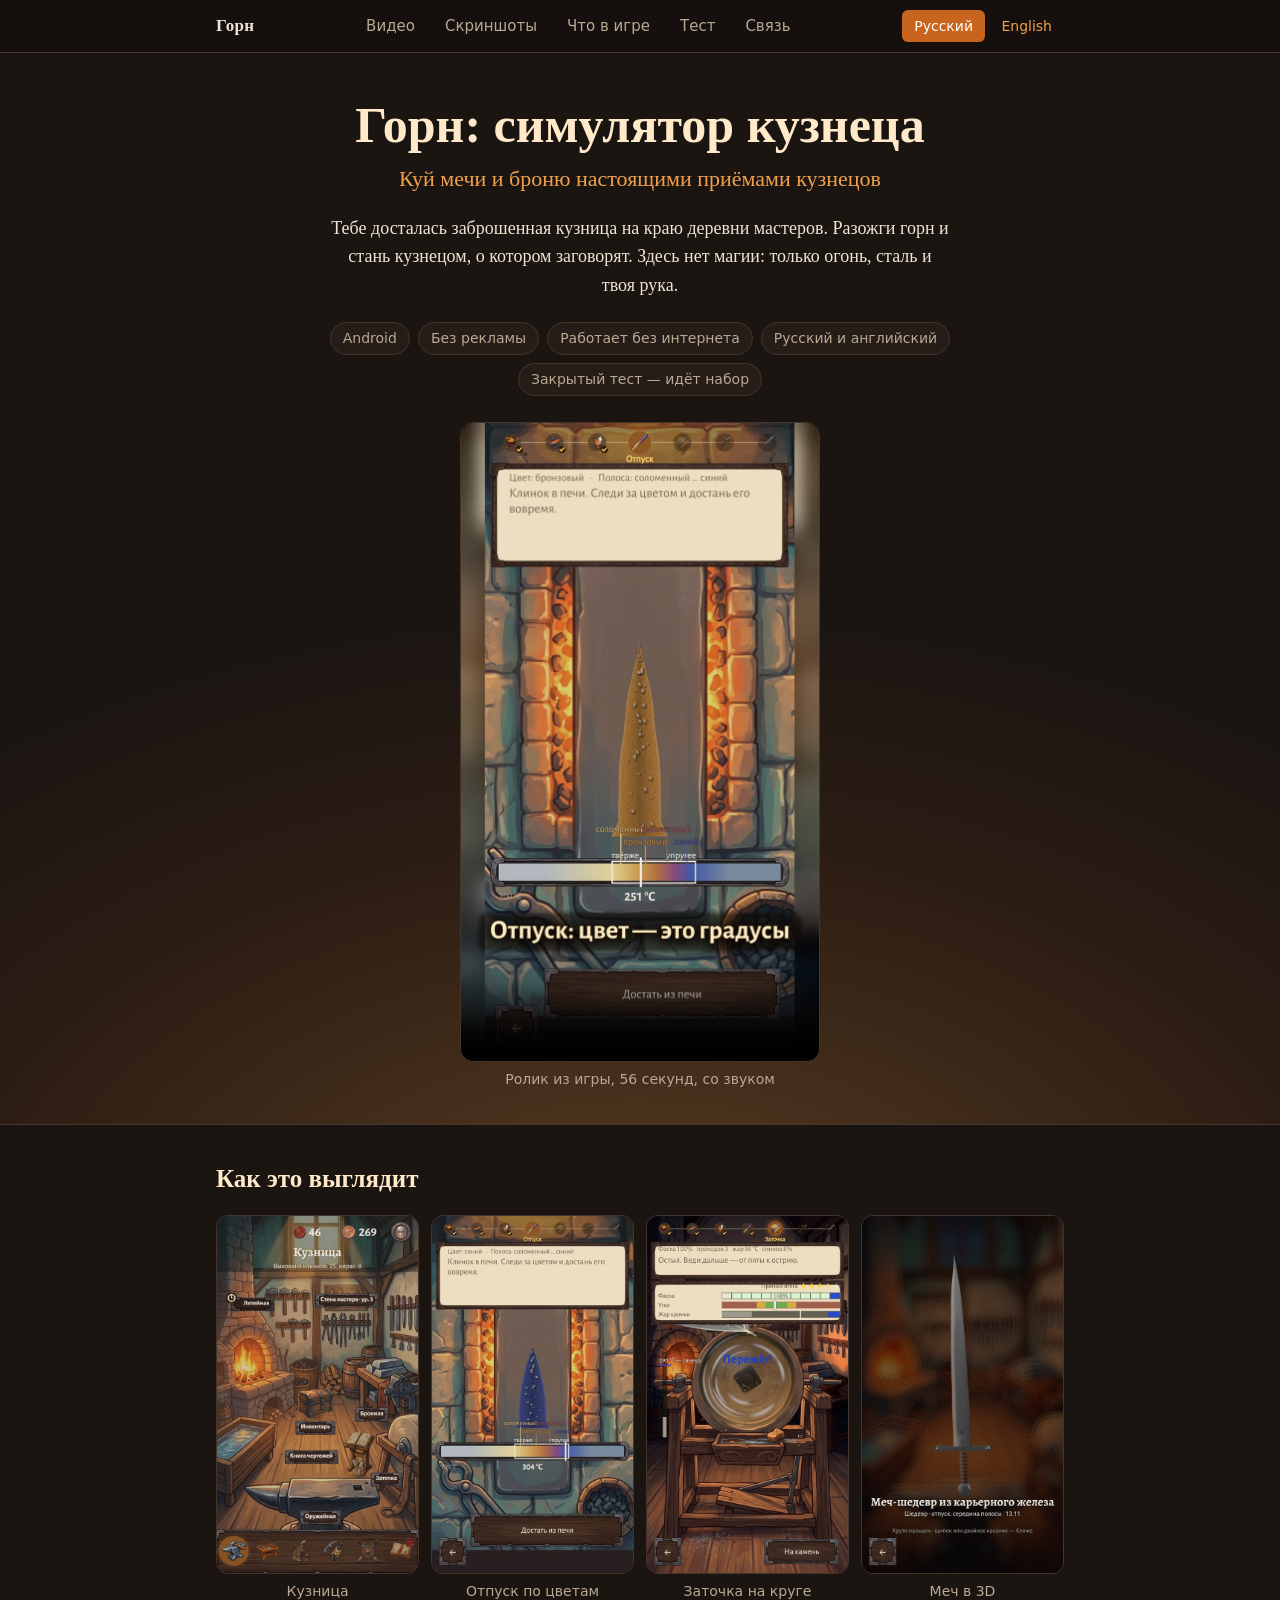
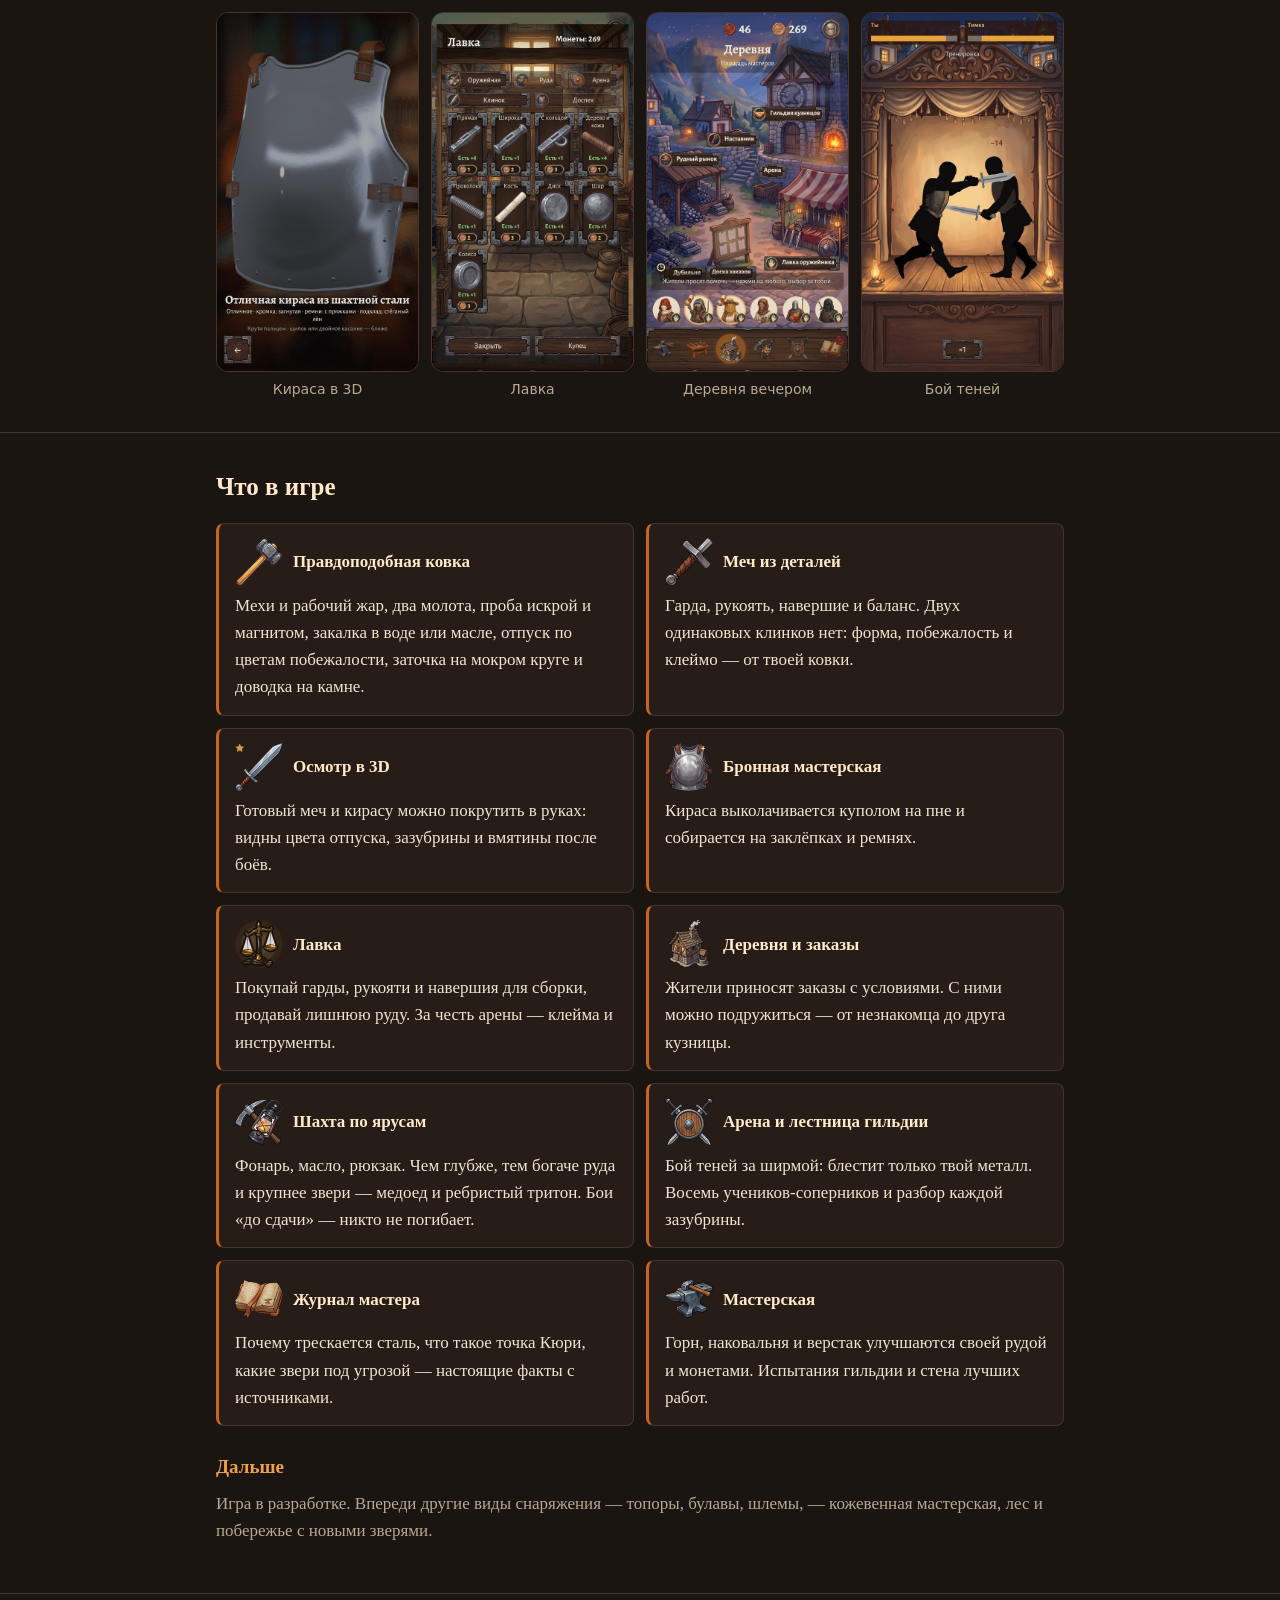
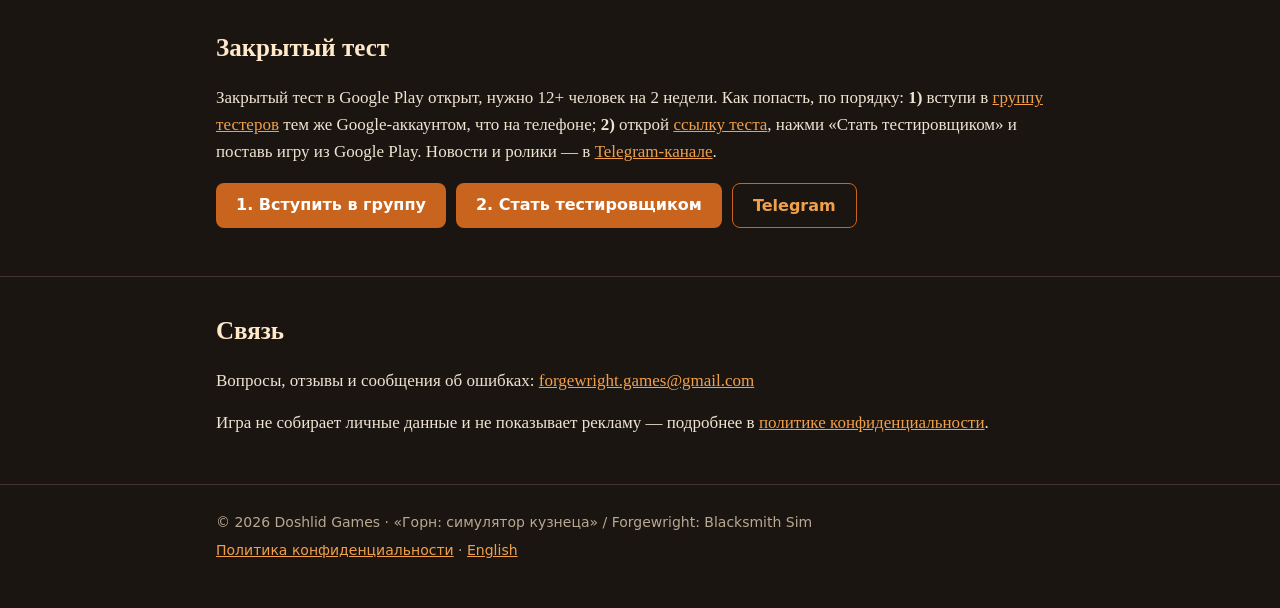
<file: index.html>
<!doctype html>
<html lang="ru">
<head>
<meta charset="utf-8">
<meta name="viewport" content="width=device-width, initial-scale=1">
<title>Горн: симулятор кузнеца</title>
<meta name="description" content="Куй мечи и броню настоящими приёмами кузнецов: закалка, заточка, шахта, арена.">
<link rel="alternate" hreflang="en" href="en/">
<link rel="icon" href="favicon.ico" sizes="16x16 32x32 48x48">
<link rel="icon" type="image/png" sizes="32x32" href="favicon-32.png">
<link rel="icon" type="image/png" sizes="192x192" href="favicon-192.png">
<link rel="apple-touch-icon" href="apple-touch-icon.png">
<meta name="theme-color" content="#1a1411">
<link rel="stylesheet" href="style.css">
</head>
<body>

<header class="top">
  <div class="wrap">
    <a class="brand" href="./">Горн</a>
    <nav class="menu" aria-label="Разделы"><a href="#video">Видео</a><a href="#screens">Скриншоты</a><a href="#features">Что в игре</a><a href="#test">Тест</a><a href="#contact">Связь</a></nav>
    <nav class="lang" aria-label="Язык"><span>Русский</span> <a href="en/" lang="en">English</a></nav>
  </div>
</header>

<main>
  <div class="hero">
    <div class="wrap">
      <h1>Горн: симулятор кузнеца</h1>
      <p class="sub">Куй мечи и броню настоящими приёмами кузнецов</p>
      <p class="lead">Тебе досталась заброшенная кузница на краю деревни мастеров. Разожги горн и стань кузнецом,
        о котором заговорят. Здесь нет магии: только огонь, сталь и твоя рука.</p>
      <ul class="badges">
        <li>Android</li>
        <li>Без рекламы</li>
        <li>Работает без интернета</li>
        <li>Русский и английский</li>
        <li>Закрытый тест — идёт набор</li>
      </ul>
      <figure class="trailer" id="video">
        <video controls preload="none" playsinline poster="img/poster.jpg" width="720" height="1280">
          <source src="video/forgewright_ru.mp4" type="video/mp4">
          Браузер не показывает видео — <a href="video/forgewright_ru.mp4">скачайте ролик</a>.
        </video>
        <figcaption>Ролик из игры, 56 секунд, со звуком</figcaption>
      </figure>
    </div>
  </div>

  <section id="screens">
    <div class="wrap">
      <h2>Как это выглядит</h2>
      <div class="shots" id="shots">
        <figure><a class="zoom" href="#shot-forge" aria-label="Увеличить: Кузница"><img src="img/forge.jpg" width="540" height="960" alt="Кузница третьего уровня: горн, наковальня, сундук с изделиями"></a><figcaption>Кузница</figcaption></figure>
        <figure><a class="zoom" href="#shot-temper" aria-label="Увеличить: Отпуск по цветам"><img src="img/temper.jpg" width="540" height="960" loading="lazy" alt="Отпуск клинка: цвета побежалости от соломенного до синего"></a><figcaption>Отпуск по цветам</figcaption></figure>
        <figure><a class="zoom" href="#shot-sharpen" aria-label="Увеличить: Заточка на круге"><img src="img/sharpen.jpg" width="540" height="960" loading="lazy" alt="Заточка на мокром круге, веер искр"></a><figcaption>Заточка на круге</figcaption></figure>
        <figure><a class="zoom" href="#shot-sword3d" aria-label="Увеличить: Меч в 3D"><img src="img/sword3d.jpg" width="540" height="960" loading="lazy" alt="Готовый меч в 3D-осмотре"></a><figcaption>Меч в 3D</figcaption></figure>
        <figure><a class="zoom" href="#shot-cuirass3d" aria-label="Увеличить: Кираса в 3D"><img src="img/cuirass3d.jpg" width="540" height="960" loading="lazy" alt="Кираса в 3D-осмотре"></a><figcaption>Кираса в 3D</figcaption></figure>
        <figure><a class="zoom" href="#shot-shop" aria-label="Увеличить: Лавка"><img src="img/shop.jpg" width="540" height="960" loading="lazy" alt="Лавка оружейника: детали меча с ценами"></a><figcaption>Лавка</figcaption></figure>
        <figure><a class="zoom" href="#shot-village" aria-label="Увеличить: Деревня вечером"><img src="img/village.jpg" width="540" height="960" loading="lazy" alt="Площадь деревни мастеров вечером"></a><figcaption>Деревня вечером</figcaption></figure>
        <figure><a class="zoom" href="#shot-arena" aria-label="Увеличить: Бой теней"><img src="img/arena.jpg" width="540" height="960" loading="lazy" alt="Бой теней на арене: два силуэта за ширмой"></a><figcaption>Бой теней</figcaption></figure>
      </div>
      <div class="lb" role="dialog" aria-label="Скриншоты">
        <div class="lb-strip">
          <figure class="slide" id="shot-forge" aria-label="Кузница (1 из 8)">
            <a class="lb-bg" href="#shots" aria-label="Закрыть" tabindex="-1"></a>
            <img src="img/full/forge.jpg" width="1080" height="1920" loading="lazy" alt="Кузница третьего уровня: горн, наковальня, сундук с изделиями">
            <figcaption>Кузница · 1/8</figcaption>
            <a class="lb-next" href="#shot-temper" aria-label="Следующий">›</a>
          </figure>
          <figure class="slide" id="shot-temper" aria-label="Отпуск по цветам (2 из 8)">
            <a class="lb-bg" href="#shots" aria-label="Закрыть" tabindex="-1"></a>
            <img src="img/full/temper.jpg" width="1080" height="1920" loading="lazy" alt="Отпуск клинка: цвета побежалости от соломенного до синего">
            <figcaption>Отпуск по цветам · 2/8</figcaption>
            <a class="lb-prev" href="#shot-forge" aria-label="Предыдущий">‹</a>
            <a class="lb-next" href="#shot-sharpen" aria-label="Следующий">›</a>
          </figure>
          <figure class="slide" id="shot-sharpen" aria-label="Заточка на круге (3 из 8)">
            <a class="lb-bg" href="#shots" aria-label="Закрыть" tabindex="-1"></a>
            <img src="img/full/sharpen.jpg" width="1080" height="1920" loading="lazy" alt="Заточка на мокром круге, веер искр">
            <figcaption>Заточка на круге · 3/8</figcaption>
            <a class="lb-prev" href="#shot-temper" aria-label="Предыдущий">‹</a>
            <a class="lb-next" href="#shot-sword3d" aria-label="Следующий">›</a>
          </figure>
          <figure class="slide" id="shot-sword3d" aria-label="Меч в 3D (4 из 8)">
            <a class="lb-bg" href="#shots" aria-label="Закрыть" tabindex="-1"></a>
            <img src="img/full/sword3d.jpg" width="1080" height="1920" loading="lazy" alt="Готовый меч в 3D-осмотре">
            <figcaption>Меч в 3D · 4/8</figcaption>
            <a class="lb-prev" href="#shot-sharpen" aria-label="Предыдущий">‹</a>
            <a class="lb-next" href="#shot-cuirass3d" aria-label="Следующий">›</a>
          </figure>
          <figure class="slide" id="shot-cuirass3d" aria-label="Кираса в 3D (5 из 8)">
            <a class="lb-bg" href="#shots" aria-label="Закрыть" tabindex="-1"></a>
            <img src="img/full/cuirass3d.jpg" width="1080" height="1920" loading="lazy" alt="Кираса в 3D-осмотре">
            <figcaption>Кираса в 3D · 5/8</figcaption>
            <a class="lb-prev" href="#shot-sword3d" aria-label="Предыдущий">‹</a>
            <a class="lb-next" href="#shot-shop" aria-label="Следующий">›</a>
          </figure>
          <figure class="slide" id="shot-shop" aria-label="Лавка (6 из 8)">
            <a class="lb-bg" href="#shots" aria-label="Закрыть" tabindex="-1"></a>
            <img src="img/full/shop.jpg" width="1080" height="1920" loading="lazy" alt="Лавка оружейника: детали меча с ценами">
            <figcaption>Лавка · 6/8</figcaption>
            <a class="lb-prev" href="#shot-cuirass3d" aria-label="Предыдущий">‹</a>
            <a class="lb-next" href="#shot-village" aria-label="Следующий">›</a>
          </figure>
          <figure class="slide" id="shot-village" aria-label="Деревня вечером (7 из 8)">
            <a class="lb-bg" href="#shots" aria-label="Закрыть" tabindex="-1"></a>
            <img src="img/full/village.jpg" width="1080" height="1920" loading="lazy" alt="Площадь деревни мастеров вечером">
            <figcaption>Деревня вечером · 7/8</figcaption>
            <a class="lb-prev" href="#shot-shop" aria-label="Предыдущий">‹</a>
            <a class="lb-next" href="#shot-arena" aria-label="Следующий">›</a>
          </figure>
          <figure class="slide" id="shot-arena" aria-label="Бой теней (8 из 8)">
            <a class="lb-bg" href="#shots" aria-label="Закрыть" tabindex="-1"></a>
            <img src="img/full/arena.jpg" width="1080" height="1920" loading="lazy" alt="Бой теней на арене: два силуэта за ширмой">
            <figcaption>Бой теней · 8/8</figcaption>
            <a class="lb-prev" href="#shot-village" aria-label="Предыдущий">‹</a>
          </figure>
        </div>
        <a class="lb-x" href="#shots" aria-label="Закрыть">×</a>
      </div>
    </div>
  </section>

  <section id="features">
    <div class="wrap">
      <h2>Что в игре</h2>
      <ul class="features">
        <li><b><img class="ficon" src="img/icons/forging.png" width="48" height="48" alt="">Правдоподобная ковка</b>Мехи и рабочий жар, два молота, проба искрой и магнитом, закалка в воде или масле,
          отпуск по цветам побежалости, заточка на мокром круге и доводка на камне.</li>
        <li><b><img class="ficon" src="img/icons/parts.png" width="48" height="48" alt="">Меч из деталей</b>Гарда, рукоять, навершие и баланс. Двух одинаковых клинков нет: форма, побежалость и клеймо — от твоей ковки.</li>
        <li><b><img class="ficon" src="img/icons/inspect3d.png" width="48" height="48" alt="">Осмотр в 3D</b>Готовый меч и кирасу можно покрутить в руках: видны цвета отпуска, зазубрины и вмятины после боёв.</li>
        <li><b><img class="ficon" src="img/icons/armor.png" width="48" height="48" alt="">Бронная мастерская</b>Кираса выколачивается куполом на пне и собирается на заклёпках и ремнях.</li>
        <li><b><img class="ficon" src="img/icons/shop.png" width="48" height="48" alt="">Лавка</b>Покупай гарды, рукояти и навершия для сборки, продавай лишнюю руду. За честь арены — клейма и инструменты.</li>
        <li><b><img class="ficon" src="img/icons/village.png" width="48" height="48" alt="">Деревня и заказы</b>Жители приносят заказы с условиями. С ними можно подружиться — от незнакомца до друга кузницы.</li>
        <li><b><img class="ficon" src="img/icons/mine.png" width="48" height="48" alt="">Шахта по ярусам</b>Фонарь, масло, рюкзак. Чем глубже, тем богаче руда и крупнее звери — медоед и ребристый тритон.
          Бои «до сдачи» — никто не погибает.</li>
        <li><b><img class="ficon" src="img/icons/arena.png" width="48" height="48" alt="">Арена и лестница гильдии</b>Бой теней за ширмой: блестит только твой металл. Восемь учеников-соперников и разбор каждой зазубрины.</li>
        <li><b><img class="ficon" src="img/icons/journal.png" width="48" height="48" alt="">Журнал мастера</b>Почему трескается сталь, что такое точка Кюри, какие звери под угрозой — настоящие факты с источниками.</li>
        <li><b><img class="ficon" src="img/icons/workshop.png" width="48" height="48" alt="">Мастерская</b>Горн, наковальня и верстак улучшаются своей рудой и монетами. Испытания гильдии и стена лучших работ.</li>
      </ul>
      <h3>Дальше</h3>
      <p class="muted">Игра в разработке. Впереди другие виды снаряжения — топоры, булавы, шлемы, — кожевенная мастерская,
        лес и побережье с новыми зверями.</p>
    </div>
  </section>

  <section id="test">
    <div class="wrap">
      <h2>Закрытый тест</h2>
      <p>Закрытый тест в Google Play открыт, нужно 12+ человек на 2 недели. Как попасть, по порядку:
        <b>1)</b> вступи в <a href="https://groups.google.com/g/forgewright-testers">группу тестеров</a> тем же Google-аккаунтом,
        что на телефоне; <b>2)</b> открой <a href="https://play.google.com/apps/testing/com.doshlid.forgewright">ссылку теста</a>,
        нажми «Стать тестировщиком» и поставь игру из Google Play. Новости и ролики — в <a href="https://t.me/forgewright_game">Telegram-канале</a>.</p>
      <p class="cta"><a class="btn" href="https://groups.google.com/g/forgewright-testers">1. Вступить в группу</a>
        <a class="btn" href="https://play.google.com/apps/testing/com.doshlid.forgewright">2. Стать тестировщиком</a>
        <a class="btn ghost" href="https://t.me/forgewright_game">Telegram</a></p>
    </div>
  </section>

  <section id="contact">
    <div class="wrap">
      <h2>Связь</h2>
      <p>Вопросы, отзывы и сообщения об ошибках: <a href="mailto:forgewright.games@gmail.com">forgewright.games@gmail.com</a></p>
      <p>Игра не собирает личные данные и не показывает рекламу — подробнее в
        <a href="privacy.html">политике конфиденциальности</a>.</p>
    </div>
  </section>
</main>

<footer>
  <div class="wrap">
    <p>© 2026 Doshlid Games · «Горн: симулятор кузнеца» / Forgewright: Blacksmith Sim</p>
    <p><a href="privacy.html">Политика конфиденциальности</a> · <a href="en/" lang="en">English</a></p>
  </div>
</footer>

<script>
/* Окно скриншотов (работает и без скрипта: ссылки-якоря и свайп по ленте). Скрипт лишь добавляет клавиши — Esc закрывает,
   стрелки листают — и листает/закрывает без новых записей в истории: «назад» после просмотра уводит со страницы-окна,
   а не перебирает кадры. Без сети и счётчиков. */
(function () {
  var lb = document.querySelector('.lb');
  if (!lb) return;
  var strip = lb.querySelector('.lb-strip');
  function open() { return getComputedStyle(lb).display !== 'none'; }
  function go(href) { if (href) location.replace(href); }
  function current() { return strip.children[Math.round(strip.scrollLeft / strip.clientWidth)]; }
  lb.addEventListener('click', function (e) {
    var a = e.target.closest('a');
    if (a && lb.contains(a)) { e.preventDefault(); go(a.getAttribute('href')); }
  });
  document.addEventListener('keydown', function (e) {
    if (!open()) return;
    if (e.key === 'Escape') { go('#shots'); e.preventDefault(); return; }
    if (e.key !== 'ArrowLeft' && e.key !== 'ArrowRight') return;
    var a = current().querySelector(e.key === 'ArrowRight' ? '.lb-next' : '.lb-prev');
    if (a) go(a.getAttribute('href'));
    e.preventDefault();
  });
})();
</script>
</body>
</html>
</file>
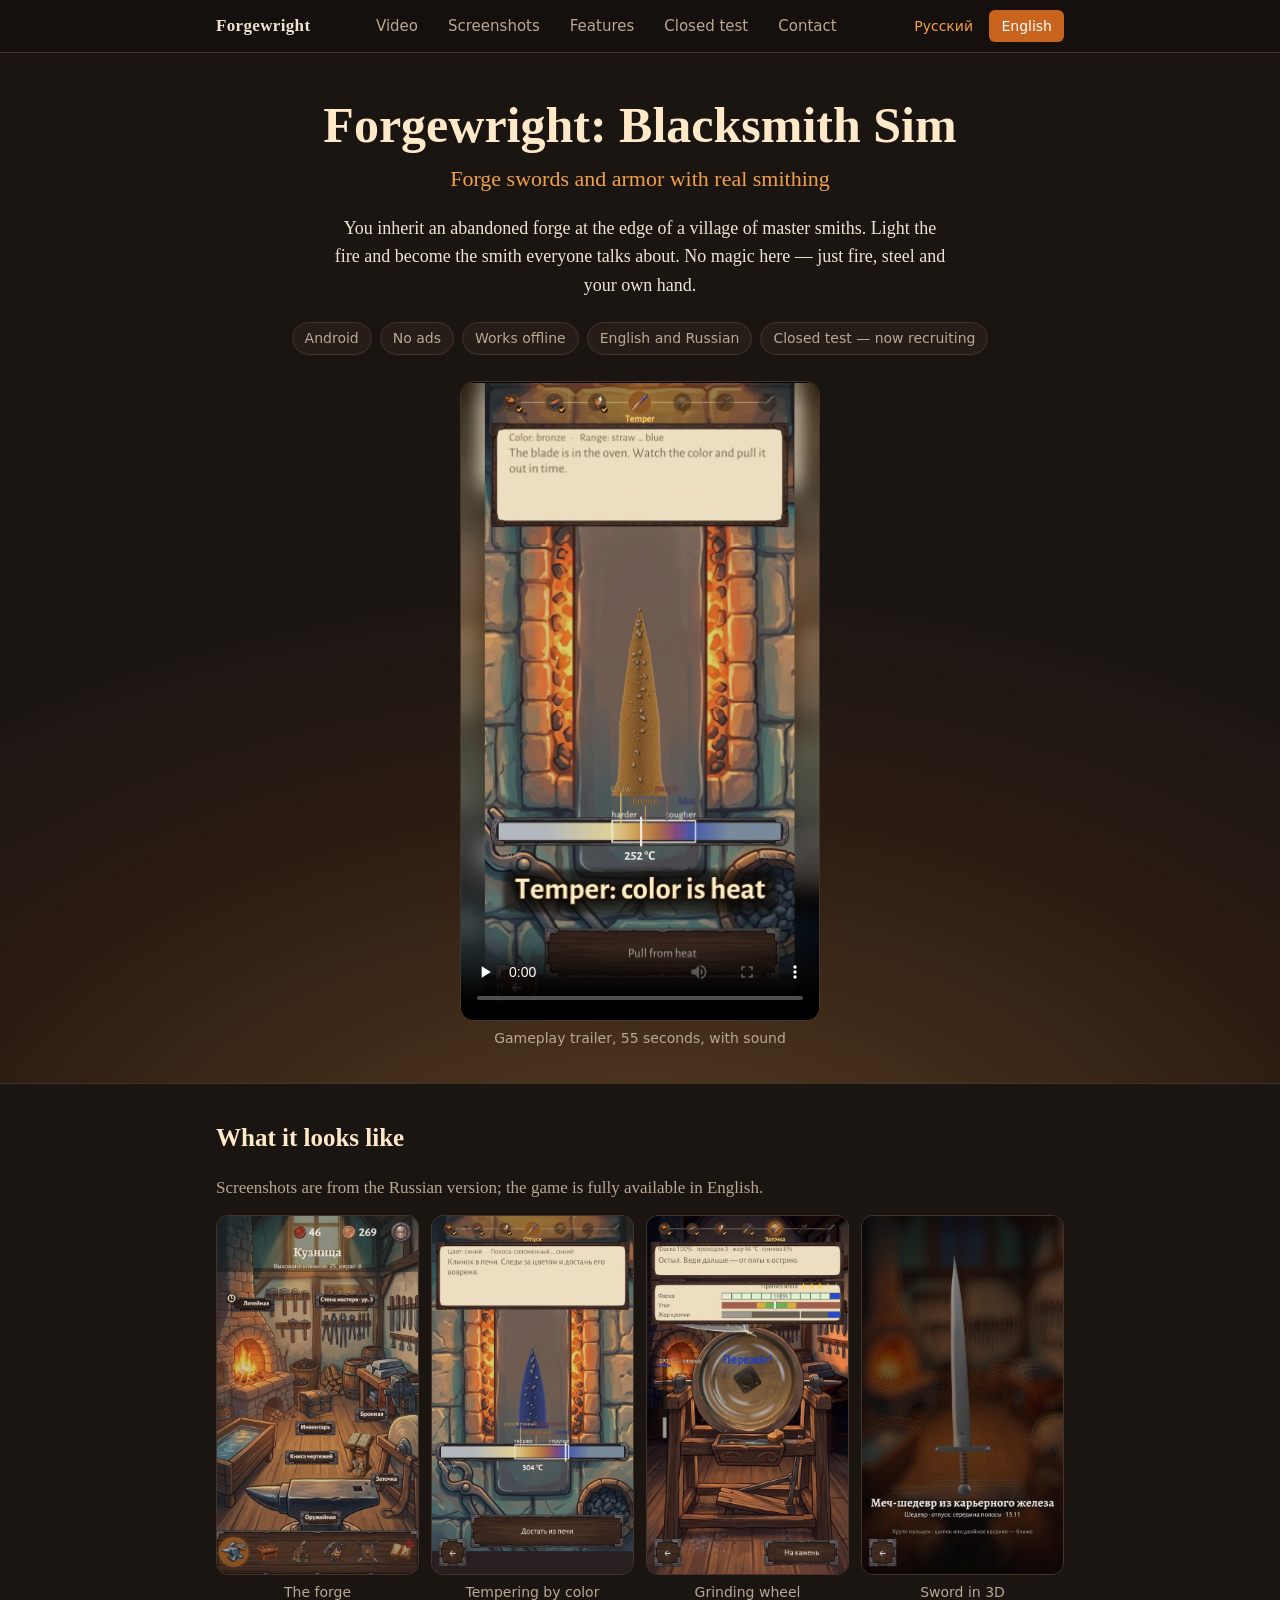
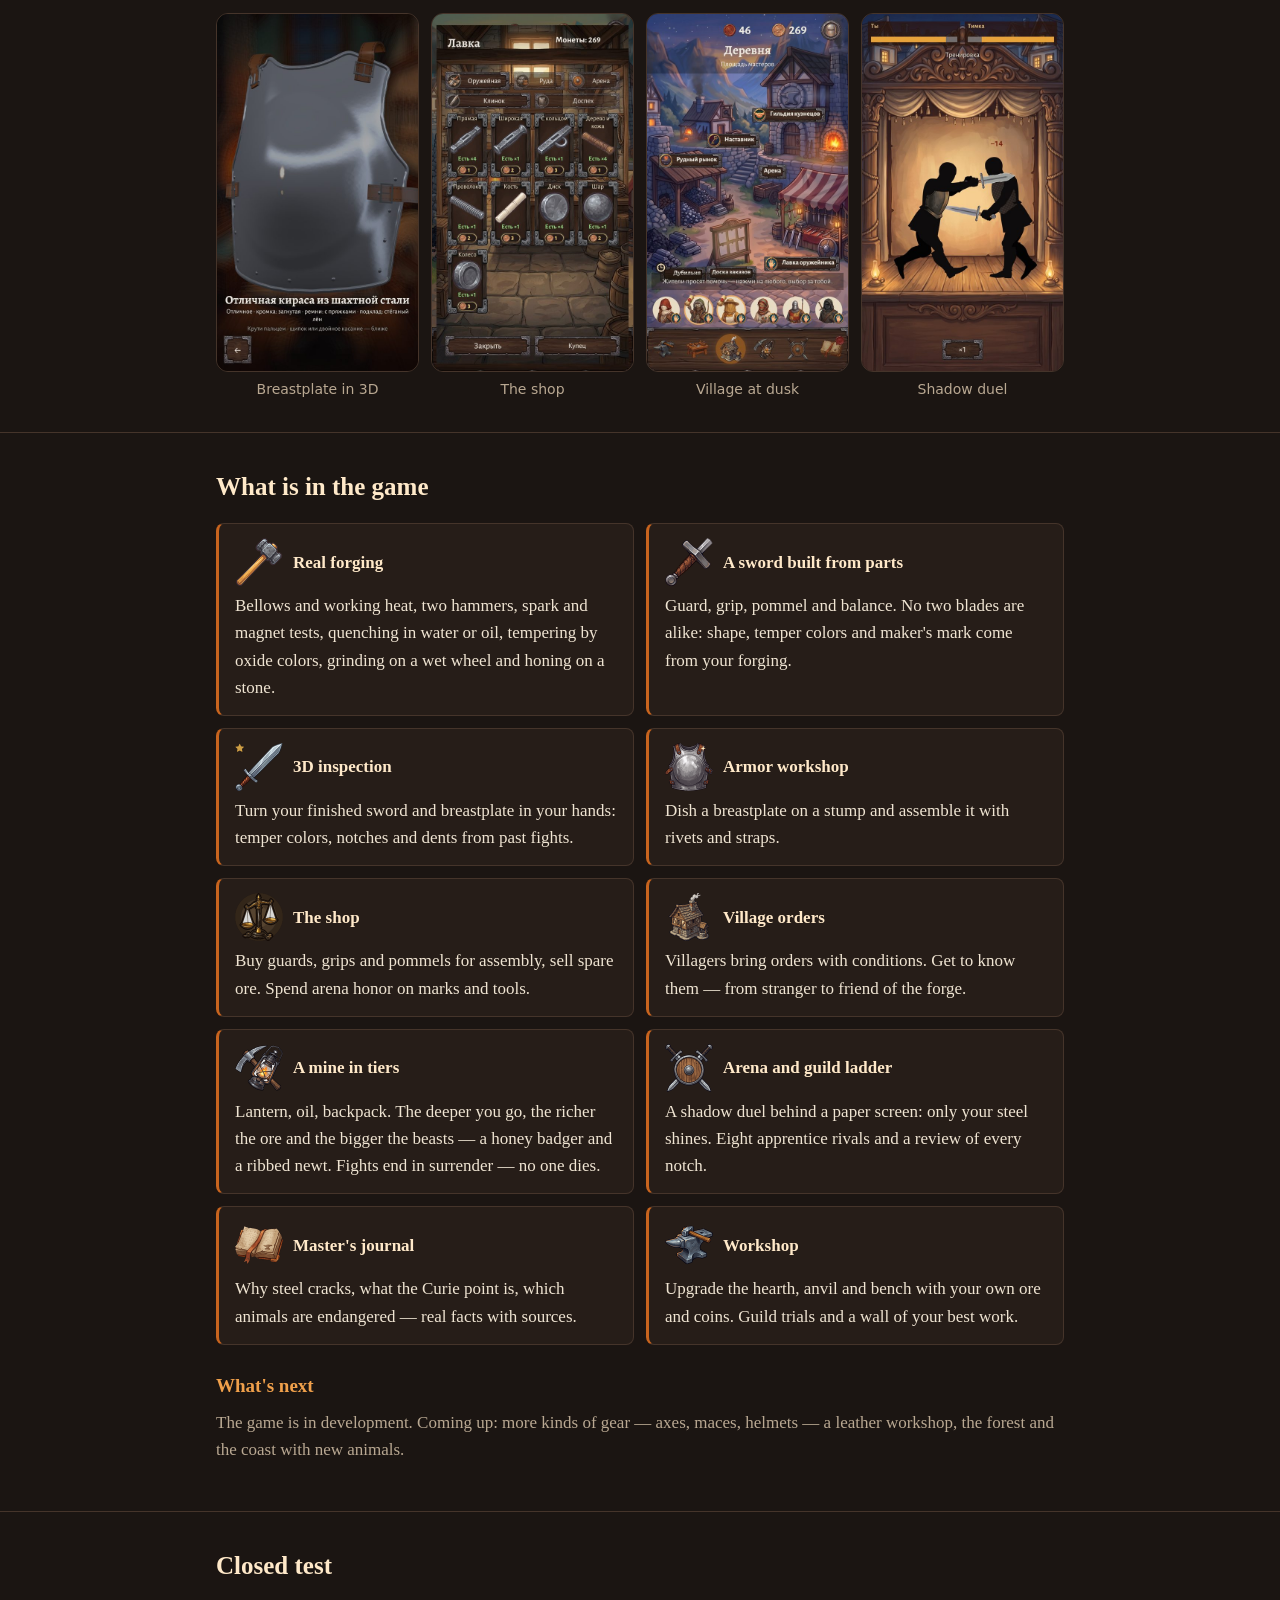
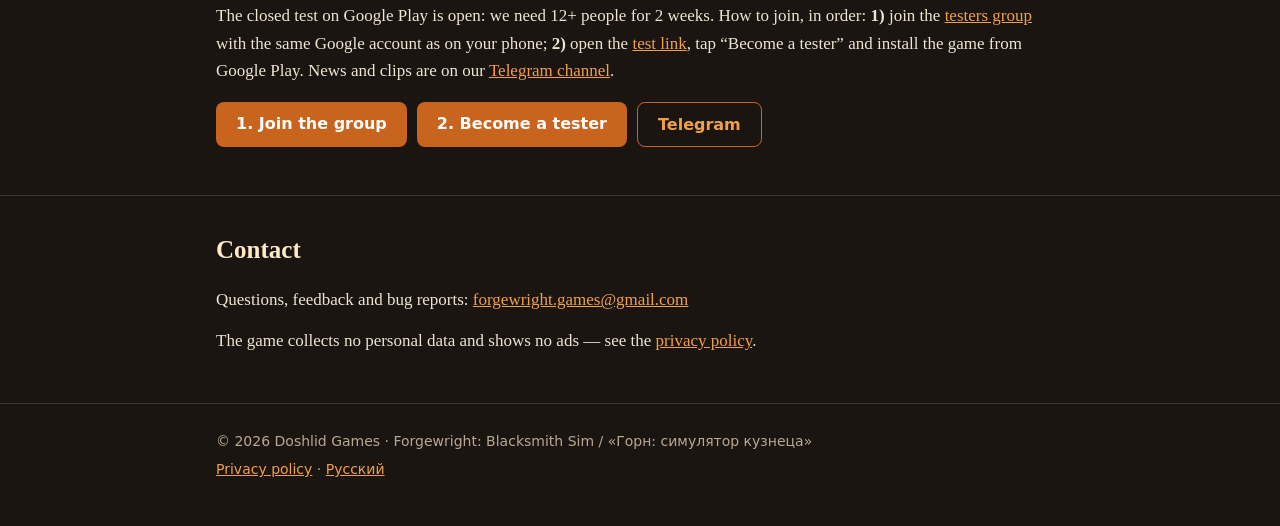
<file: en/index.html>
<!doctype html>
<html lang="en">
<head>
<meta charset="utf-8">
<meta name="viewport" content="width=device-width, initial-scale=1">
<title>Forgewright: Blacksmith Sim</title>
<meta name="description" content="Forge swords and armor with real smithing: quench, temper, sharpen, mine, duel.">
<link rel="alternate" hreflang="ru" href="../">
<link rel="icon" href="../favicon.ico" sizes="16x16 32x32 48x48">
<link rel="icon" type="image/png" sizes="32x32" href="../favicon-32.png">
<link rel="icon" type="image/png" sizes="192x192" href="../favicon-192.png">
<link rel="apple-touch-icon" href="../apple-touch-icon.png">
<meta name="theme-color" content="#1a1411">
<link rel="stylesheet" href="../style.css">
</head>
<body>

<header class="top">
  <div class="wrap">
    <a class="brand" href="./">Forgewright</a>
    <nav class="menu" aria-label="Sections"><a href="#video">Video</a><a href="#screens">Screenshots</a><a href="#features">Features</a><a href="#test">Closed test</a><a href="#contact">Contact</a></nav>
    <nav class="lang" aria-label="Language"><a href="../" lang="ru">Русский</a> <span>English</span></nav>
  </div>
</header>

<main>
  <div class="hero">
    <div class="wrap">
      <h1>Forgewright: Blacksmith Sim</h1>
      <p class="sub">Forge swords and armor with real smithing</p>
      <p class="lead">You inherit an abandoned forge at the edge of a village of master smiths. Light the fire and become
        the smith everyone talks about. No magic here — just fire, steel and your own hand.</p>
      <ul class="badges">
        <li>Android</li>
        <li>No ads</li>
        <li>Works offline</li>
        <li>English and Russian</li>
        <li>Closed test — now recruiting</li>
      </ul>
      <figure class="trailer" id="video">
        <video controls preload="none" playsinline poster="../img/poster_en.jpg" width="720" height="1280">
          <source src="../video/forgewright_en.mp4" type="video/mp4">
          Your browser cannot play this video — <a href="../video/forgewright_en.mp4">download it</a>.
        </video>
        <figcaption>Gameplay trailer, 55 seconds, with sound</figcaption>
      </figure>
    </div>
  </div>

  <section id="screens">
    <div class="wrap">
      <h2>What it looks like</h2>
      <p class="muted">Screenshots are from the Russian version; the game is fully available in English.</p>
      <div class="shots" id="shots">
        <figure><a class="zoom" href="#shot-forge" aria-label="Enlarge: The forge"><img src="../img/forge.jpg" width="540" height="960" alt="A level 3 forge: hearth, anvil and a chest of finished work"></a><figcaption>The forge</figcaption></figure>
        <figure><a class="zoom" href="#shot-temper" aria-label="Enlarge: Tempering by color"><img src="../img/temper.jpg" width="540" height="960" loading="lazy" alt="Tempering a blade: oxide colors from straw to blue"></a><figcaption>Tempering by color</figcaption></figure>
        <figure><a class="zoom" href="#shot-sharpen" aria-label="Enlarge: Grinding wheel"><img src="../img/sharpen.jpg" width="540" height="960" loading="lazy" alt="Grinding on a wet wheel with a fan of sparks"></a><figcaption>Grinding wheel</figcaption></figure>
        <figure><a class="zoom" href="#shot-sword3d" aria-label="Enlarge: Sword in 3D"><img src="../img/sword3d.jpg" width="540" height="960" loading="lazy" alt="A finished sword in 3D inspection"></a><figcaption>Sword in 3D</figcaption></figure>
        <figure><a class="zoom" href="#shot-cuirass3d" aria-label="Enlarge: Breastplate in 3D"><img src="../img/cuirass3d.jpg" width="540" height="960" loading="lazy" alt="A breastplate in 3D inspection"></a><figcaption>Breastplate in 3D</figcaption></figure>
        <figure><a class="zoom" href="#shot-shop" aria-label="Enlarge: The shop"><img src="../img/shop.jpg" width="540" height="960" loading="lazy" alt="The weaponsmith's shop: sword parts with prices"></a><figcaption>The shop</figcaption></figure>
        <figure><a class="zoom" href="#shot-village" aria-label="Enlarge: Village at dusk"><img src="../img/village.jpg" width="540" height="960" loading="lazy" alt="The village square in the evening"></a><figcaption>Village at dusk</figcaption></figure>
        <figure><a class="zoom" href="#shot-arena" aria-label="Enlarge: Shadow duel"><img src="../img/arena.jpg" width="540" height="960" loading="lazy" alt="Shadow duel in the arena: two silhouettes behind a screen"></a><figcaption>Shadow duel</figcaption></figure>
      </div>
      <div class="lb" role="dialog" aria-label="Screenshots">
        <div class="lb-strip">
          <figure class="slide" id="shot-forge" aria-label="The forge (1 of 8)">
            <a class="lb-bg" href="#shots" aria-label="Close" tabindex="-1"></a>
            <img src="../img/full/forge.jpg" width="1080" height="1920" loading="lazy" alt="A level 3 forge: hearth, anvil and a chest of finished work">
            <figcaption>The forge · 1/8</figcaption>
            <a class="lb-next" href="#shot-temper" aria-label="Next">›</a>
          </figure>
          <figure class="slide" id="shot-temper" aria-label="Tempering by color (2 of 8)">
            <a class="lb-bg" href="#shots" aria-label="Close" tabindex="-1"></a>
            <img src="../img/full/temper.jpg" width="1080" height="1920" loading="lazy" alt="Tempering a blade: oxide colors from straw to blue">
            <figcaption>Tempering by color · 2/8</figcaption>
            <a class="lb-prev" href="#shot-forge" aria-label="Previous">‹</a>
            <a class="lb-next" href="#shot-sharpen" aria-label="Next">›</a>
          </figure>
          <figure class="slide" id="shot-sharpen" aria-label="Grinding wheel (3 of 8)">
            <a class="lb-bg" href="#shots" aria-label="Close" tabindex="-1"></a>
            <img src="../img/full/sharpen.jpg" width="1080" height="1920" loading="lazy" alt="Grinding on a wet wheel with a fan of sparks">
            <figcaption>Grinding wheel · 3/8</figcaption>
            <a class="lb-prev" href="#shot-temper" aria-label="Previous">‹</a>
            <a class="lb-next" href="#shot-sword3d" aria-label="Next">›</a>
          </figure>
          <figure class="slide" id="shot-sword3d" aria-label="Sword in 3D (4 of 8)">
            <a class="lb-bg" href="#shots" aria-label="Close" tabindex="-1"></a>
            <img src="../img/full/sword3d.jpg" width="1080" height="1920" loading="lazy" alt="A finished sword in 3D inspection">
            <figcaption>Sword in 3D · 4/8</figcaption>
            <a class="lb-prev" href="#shot-sharpen" aria-label="Previous">‹</a>
            <a class="lb-next" href="#shot-cuirass3d" aria-label="Next">›</a>
          </figure>
          <figure class="slide" id="shot-cuirass3d" aria-label="Breastplate in 3D (5 of 8)">
            <a class="lb-bg" href="#shots" aria-label="Close" tabindex="-1"></a>
            <img src="../img/full/cuirass3d.jpg" width="1080" height="1920" loading="lazy" alt="A breastplate in 3D inspection">
            <figcaption>Breastplate in 3D · 5/8</figcaption>
            <a class="lb-prev" href="#shot-sword3d" aria-label="Previous">‹</a>
            <a class="lb-next" href="#shot-shop" aria-label="Next">›</a>
          </figure>
          <figure class="slide" id="shot-shop" aria-label="The shop (6 of 8)">
            <a class="lb-bg" href="#shots" aria-label="Close" tabindex="-1"></a>
            <img src="../img/full/shop.jpg" width="1080" height="1920" loading="lazy" alt="The weaponsmith's shop: sword parts with prices">
            <figcaption>The shop · 6/8</figcaption>
            <a class="lb-prev" href="#shot-cuirass3d" aria-label="Previous">‹</a>
            <a class="lb-next" href="#shot-village" aria-label="Next">›</a>
          </figure>
          <figure class="slide" id="shot-village" aria-label="Village at dusk (7 of 8)">
            <a class="lb-bg" href="#shots" aria-label="Close" tabindex="-1"></a>
            <img src="../img/full/village.jpg" width="1080" height="1920" loading="lazy" alt="The village square in the evening">
            <figcaption>Village at dusk · 7/8</figcaption>
            <a class="lb-prev" href="#shot-shop" aria-label="Previous">‹</a>
            <a class="lb-next" href="#shot-arena" aria-label="Next">›</a>
          </figure>
          <figure class="slide" id="shot-arena" aria-label="Shadow duel (8 of 8)">
            <a class="lb-bg" href="#shots" aria-label="Close" tabindex="-1"></a>
            <img src="../img/full/arena.jpg" width="1080" height="1920" loading="lazy" alt="Shadow duel in the arena: two silhouettes behind a screen">
            <figcaption>Shadow duel · 8/8</figcaption>
            <a class="lb-prev" href="#shot-village" aria-label="Previous">‹</a>
          </figure>
        </div>
        <a class="lb-x" href="#shots" aria-label="Close">×</a>
      </div>
    </div>
  </section>

  <section id="features">
    <div class="wrap">
      <h2>What is in the game</h2>
      <ul class="features">
        <li><b><img class="ficon" src="../img/icons/forging.png" width="48" height="48" alt="">Real forging</b>Bellows and working heat, two hammers, spark and magnet tests, quenching in water or oil,
          tempering by oxide colors, grinding on a wet wheel and honing on a stone.</li>
        <li><b><img class="ficon" src="../img/icons/parts.png" width="48" height="48" alt="">A sword built from parts</b>Guard, grip, pommel and balance. No two blades are alike: shape, temper colors and maker's mark come from your forging.</li>
        <li><b><img class="ficon" src="../img/icons/inspect3d.png" width="48" height="48" alt="">3D inspection</b>Turn your finished sword and breastplate in your hands: temper colors, notches and dents from past fights.</li>
        <li><b><img class="ficon" src="../img/icons/armor.png" width="48" height="48" alt="">Armor workshop</b>Dish a breastplate on a stump and assemble it with rivets and straps.</li>
        <li><b><img class="ficon" src="../img/icons/shop.png" width="48" height="48" alt="">The shop</b>Buy guards, grips and pommels for assembly, sell spare ore. Spend arena honor on marks and tools.</li>
        <li><b><img class="ficon" src="../img/icons/village.png" width="48" height="48" alt="">Village orders</b>Villagers bring orders with conditions. Get to know them — from stranger to friend of the forge.</li>
        <li><b><img class="ficon" src="../img/icons/mine.png" width="48" height="48" alt="">A mine in tiers</b>Lantern, oil, backpack. The deeper you go, the richer the ore and the bigger the beasts — a honey badger and a ribbed newt.
          Fights end in surrender — no one dies.</li>
        <li><b><img class="ficon" src="../img/icons/arena.png" width="48" height="48" alt="">Arena and guild ladder</b>A shadow duel behind a paper screen: only your steel shines. Eight apprentice rivals and a review of every notch.</li>
        <li><b><img class="ficon" src="../img/icons/journal.png" width="48" height="48" alt="">Master's journal</b>Why steel cracks, what the Curie point is, which animals are endangered — real facts with sources.</li>
        <li><b><img class="ficon" src="../img/icons/workshop.png" width="48" height="48" alt="">Workshop</b>Upgrade the hearth, anvil and bench with your own ore and coins. Guild trials and a wall of your best work.</li>
      </ul>
      <h3>What's next</h3>
      <p class="muted">The game is in development. Coming up: more kinds of gear — axes, maces, helmets — a leather workshop,
        the forest and the coast with new animals.</p>
    </div>
  </section>

  <section id="test">
    <div class="wrap">
      <h2>Closed test</h2>
      <p>The closed test on Google Play is open: we need 12+ people for 2 weeks. How to join, in order:
        <b>1)</b> join the <a href="https://groups.google.com/g/forgewright-testers">testers group</a> with the same Google account
        as on your phone; <b>2)</b> open the <a href="https://play.google.com/apps/testing/com.doshlid.forgewright">test link</a>,
        tap “Become a tester” and install the game from Google Play. News and clips are on our <a href="https://t.me/forgewright_game">Telegram channel</a>.</p>
      <p class="cta"><a class="btn" href="https://groups.google.com/g/forgewright-testers">1. Join the group</a>
        <a class="btn" href="https://play.google.com/apps/testing/com.doshlid.forgewright">2. Become a tester</a>
        <a class="btn ghost" href="https://t.me/forgewright_game">Telegram</a></p>
    </div>
  </section>

  <section id="contact">
    <div class="wrap">
      <h2>Contact</h2>
      <p>Questions, feedback and bug reports: <a href="mailto:forgewright.games@gmail.com">forgewright.games@gmail.com</a></p>
      <p>The game collects no personal data and shows no ads — see the
        <a href="privacy.html">privacy policy</a>.</p>
    </div>
  </section>
</main>

<footer>
  <div class="wrap">
    <p>© 2026 Doshlid Games · Forgewright: Blacksmith Sim / «Горн: симулятор кузнеца»</p>
    <p><a href="privacy.html">Privacy policy</a> · <a href="../" lang="ru">Русский</a></p>
  </div>
</footer>

<script>
/* Окно скриншотов (работает и без скрипта: ссылки-якоря и свайп по ленте). Скрипт лишь добавляет клавиши — Esc закрывает,
   стрелки листают — и листает/закрывает без новых записей в истории: «назад» после просмотра уводит со страницы-окна,
   а не перебирает кадры. Без сети и счётчиков. */
(function () {
  var lb = document.querySelector('.lb');
  if (!lb) return;
  var strip = lb.querySelector('.lb-strip');
  function open() { return getComputedStyle(lb).display !== 'none'; }
  function go(href) { if (href) location.replace(href); }
  function current() { return strip.children[Math.round(strip.scrollLeft / strip.clientWidth)]; }
  lb.addEventListener('click', function (e) {
    var a = e.target.closest('a');
    if (a && lb.contains(a)) { e.preventDefault(); go(a.getAttribute('href')); }
  });
  document.addEventListener('keydown', function (e) {
    if (!open()) return;
    if (e.key === 'Escape') { go('#shots'); e.preventDefault(); return; }
    if (e.key !== 'ArrowLeft' && e.key !== 'ArrowRight') return;
    var a = current().querySelector(e.key === 'ArrowRight' ? '.lb-next' : '.lb-prev');
    if (a) go(a.getAttribute('href'));
    e.preventDefault();
  });
})();
</script>
</body>
</html>
</file>
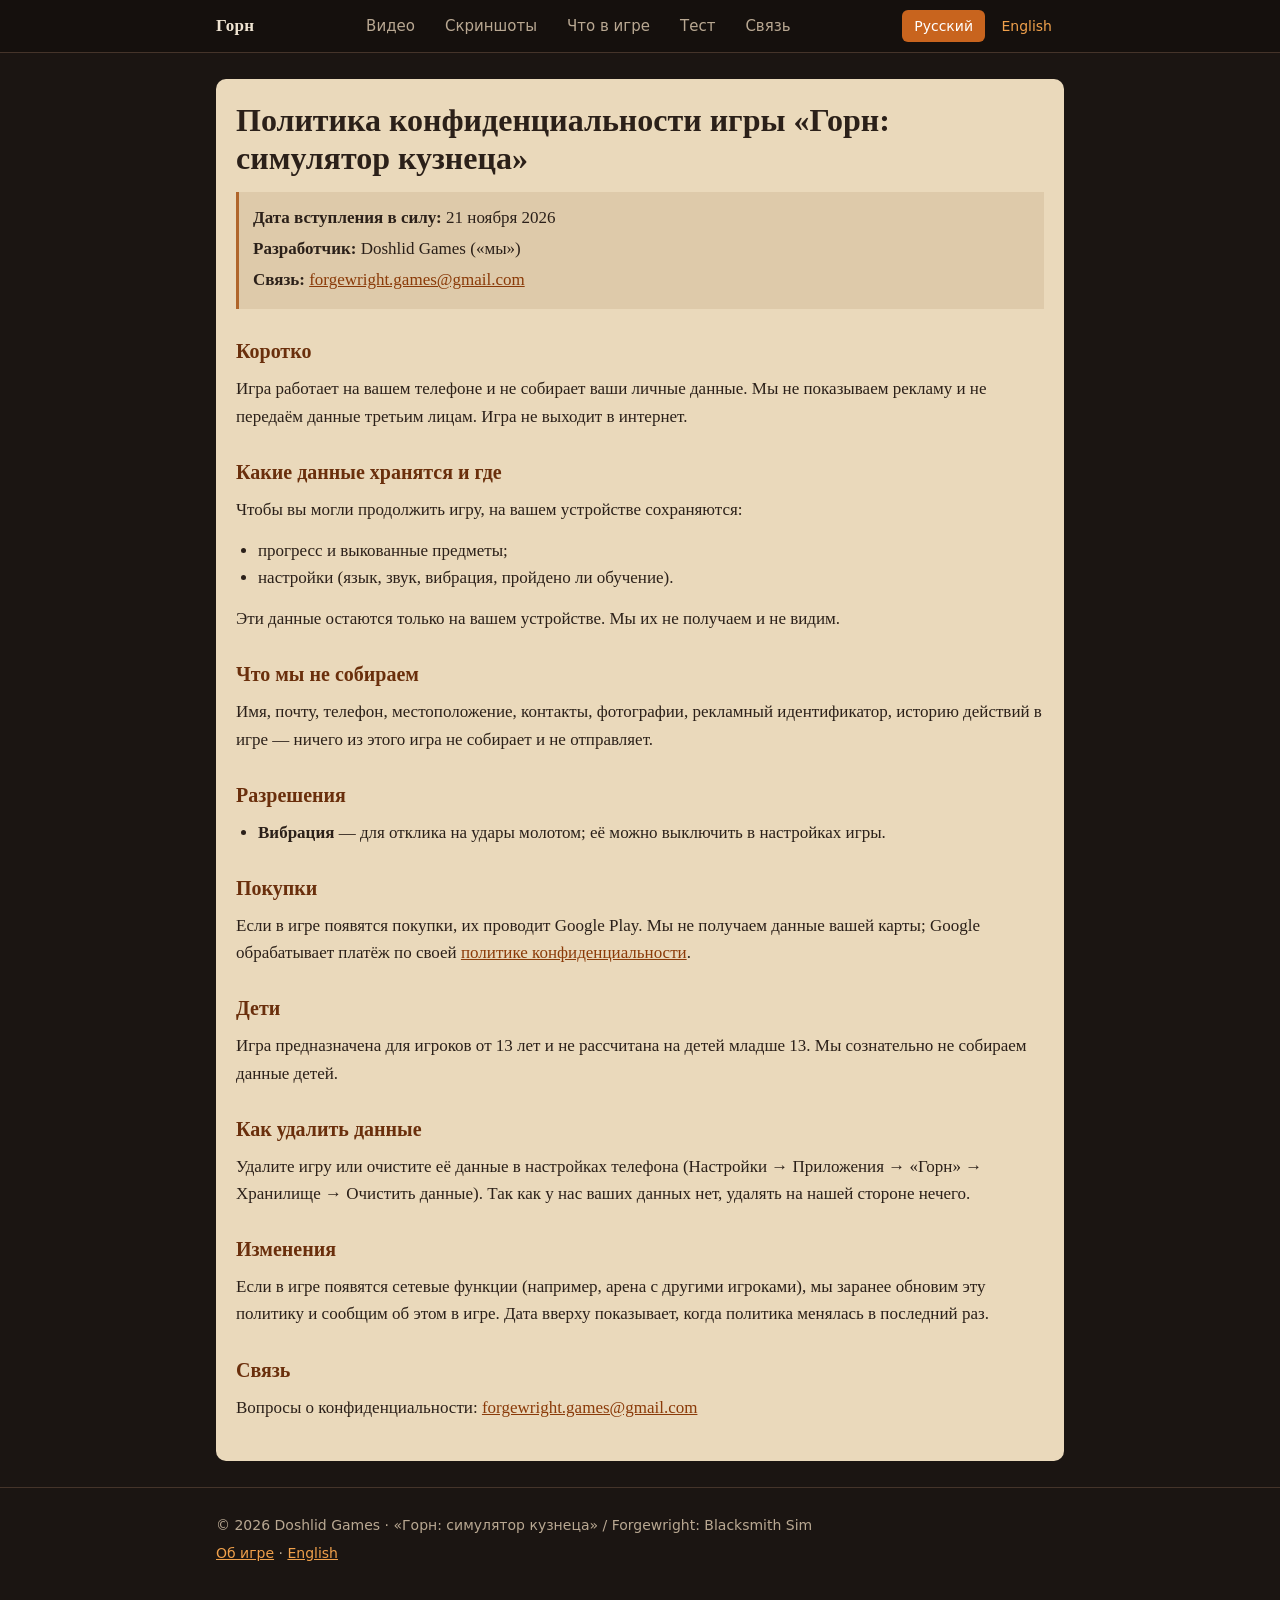
<file: privacy.html>
<!doctype html>
<html lang="ru">
<head>
<meta charset="utf-8">
<meta name="viewport" content="width=device-width, initial-scale=1">
<title>Политика конфиденциальности — Горн: симулятор кузнеца</title>
<meta name="description" content="Игра «Горн: симулятор кузнеца» не собирает личные данные, не показывает рекламу и не передаёт данные третьим лицам.">
<link rel="alternate" hreflang="en" href="en/privacy.html">
<link rel="icon" href="favicon.ico" sizes="16x16 32x32 48x48">
<link rel="icon" type="image/png" sizes="32x32" href="favicon-32.png">
<link rel="icon" type="image/png" sizes="192x192" href="favicon-192.png">
<link rel="apple-touch-icon" href="apple-touch-icon.png">
<meta name="theme-color" content="#1a1411">
<link rel="stylesheet" href="style.css">
</head>
<body>

<header class="top">
  <div class="wrap">
    <a class="brand" href="./">Горн</a>
    <nav class="menu" aria-label="Разделы"><a href="./#video">Видео</a><a href="./#screens">Скриншоты</a><a href="./#features">Что в игре</a><a href="./#test">Тест</a><a href="./#contact">Связь</a></nav>
    <nav class="lang" aria-label="Язык"><span>Русский</span> <a href="en/privacy.html" lang="en">English</a></nav>
  </div>
</header>

<main class="wrap">
  <article class="paper">
    <h1>Политика конфиденциальности игры «Горн: симулятор кузнеца»</h1>
    <div class="meta">
      <p><b>Дата вступления в силу:</b> 21 ноября 2026</p>
      <p><b>Разработчик:</b> Doshlid Games («мы»)</p>
      <p><b>Связь:</b> <a href="mailto:forgewright.games@gmail.com">forgewright.games@gmail.com</a></p>
    </div>

    <h2>Коротко</h2>
    <p>Игра работает на вашем телефоне и не собирает ваши личные данные. Мы не показываем рекламу и не передаём данные
      третьим лицам. Игра не выходит в интернет.</p>

    <h2>Какие данные хранятся и где</h2>
    <p>Чтобы вы могли продолжить игру, на вашем устройстве сохраняются:</p>
    <ul>
      <li>прогресс и выкованные предметы;</li>
      <li>настройки (язык, звук, вибрация, пройдено ли обучение).</li>
    </ul>
    <p>Эти данные остаются только на вашем устройстве. Мы их не получаем и не видим.</p>

    <h2>Что мы не собираем</h2>
    <p>Имя, почту, телефон, местоположение, контакты, фотографии, рекламный идентификатор, историю действий в игре —
      ничего из этого игра не собирает и не отправляет.</p>

    <h2>Разрешения</h2>
    <ul>
      <li><b>Вибрация</b> — для отклика на удары молотом; её можно выключить в настройках игры.</li>
    </ul>

    <h2>Покупки</h2>
    <p>Если в игре появятся покупки, их проводит Google Play. Мы не получаем данные вашей карты; Google обрабатывает
      платёж по своей <a href="https://policies.google.com/privacy" rel="noopener">политике конфиденциальности</a>.</p>

    <h2>Дети</h2>
    <p>Игра предназначена для игроков от 13 лет и не рассчитана на детей младше 13. Мы сознательно не собираем данные детей.</p>

    <h2>Как удалить данные</h2>
    <p>Удалите игру или очистите её данные в настройках телефона (Настройки → Приложения → «Горн» → Хранилище →
      Очистить данные). Так как у нас ваших данных нет, удалять на нашей стороне нечего.</p>

    <h2>Изменения</h2>
    <p>Если в игре появятся сетевые функции (например, арена с другими игроками), мы заранее обновим эту политику и
      сообщим об этом в игре. Дата вверху показывает, когда политика менялась в последний раз.</p>

    <h2>Связь</h2>
    <p>Вопросы о конфиденциальности: <a href="mailto:forgewright.games@gmail.com">forgewright.games@gmail.com</a></p>
  </article>
</main>

<footer>
  <div class="wrap">
    <p>© 2026 Doshlid Games · «Горн: симулятор кузнеца» / Forgewright: Blacksmith Sim</p>
    <p><a href="./">Об игре</a> · <a href="en/privacy.html" lang="en">English</a></p>
  </div>
</footer>

</body>
</html>
</file>
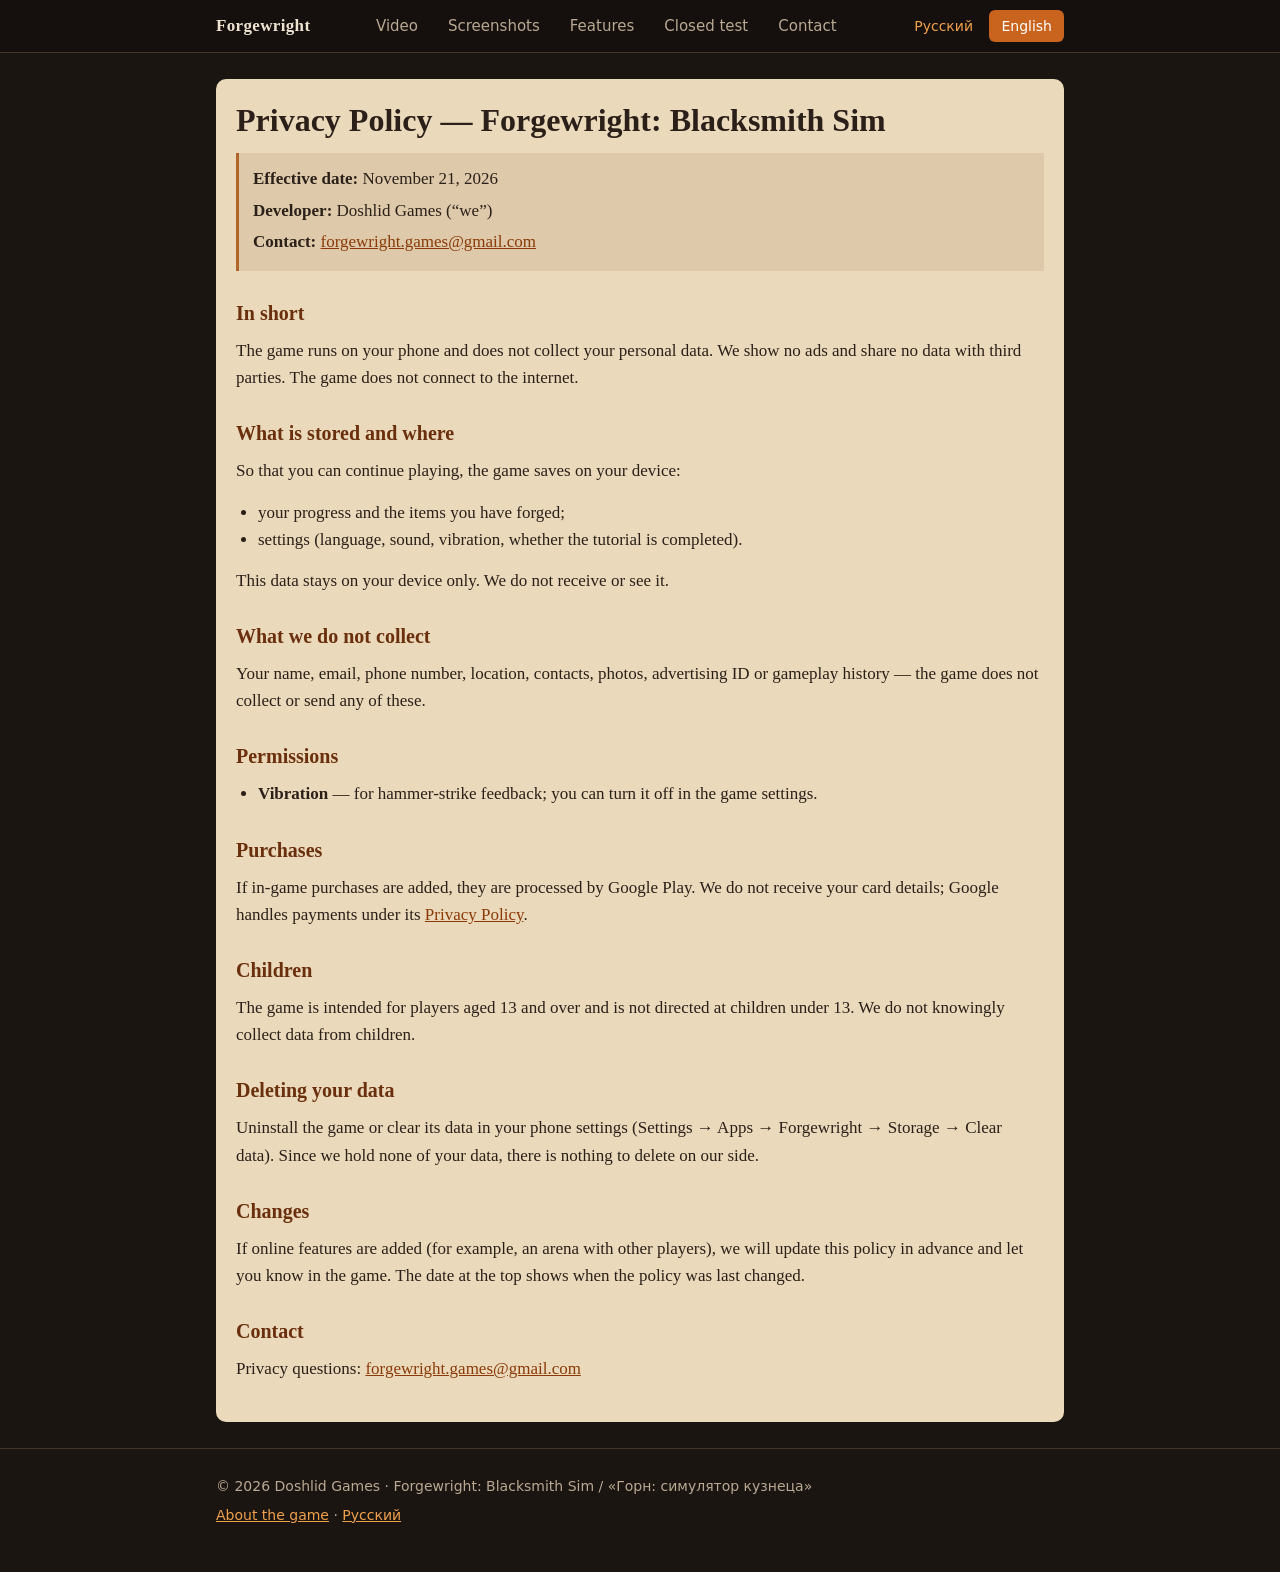
<file: en/privacy.html>
<!doctype html>
<html lang="en">
<head>
<meta charset="utf-8">
<meta name="viewport" content="width=device-width, initial-scale=1">
<title>Privacy Policy — Forgewright: Blacksmith Sim</title>
<meta name="description" content="Forgewright: Blacksmith Sim collects no personal data, shows no ads and shares no data with third parties.">
<link rel="alternate" hreflang="ru" href="../privacy.html">
<link rel="icon" href="../favicon.ico" sizes="16x16 32x32 48x48">
<link rel="icon" type="image/png" sizes="32x32" href="../favicon-32.png">
<link rel="icon" type="image/png" sizes="192x192" href="../favicon-192.png">
<link rel="apple-touch-icon" href="../apple-touch-icon.png">
<meta name="theme-color" content="#1a1411">
<link rel="stylesheet" href="../style.css">
</head>
<body>

<header class="top">
  <div class="wrap">
    <a class="brand" href="./">Forgewright</a>
    <nav class="menu" aria-label="Sections"><a href="./#video">Video</a><a href="./#screens">Screenshots</a><a href="./#features">Features</a><a href="./#test">Closed test</a><a href="./#contact">Contact</a></nav>
    <nav class="lang" aria-label="Language"><a href="../privacy.html" lang="ru">Русский</a> <span>English</span></nav>
  </div>
</header>

<main class="wrap">
  <article class="paper">
    <h1>Privacy Policy — Forgewright: Blacksmith Sim</h1>
    <div class="meta">
      <p><b>Effective date:</b> November 21, 2026</p>
      <p><b>Developer:</b> Doshlid Games (“we”)</p>
      <p><b>Contact:</b> <a href="mailto:forgewright.games@gmail.com">forgewright.games@gmail.com</a></p>
    </div>

    <h2>In short</h2>
    <p>The game runs on your phone and does not collect your personal data. We show no ads and share no data with third
      parties. The game does not connect to the internet.</p>

    <h2>What is stored and where</h2>
    <p>So that you can continue playing, the game saves on your device:</p>
    <ul>
      <li>your progress and the items you have forged;</li>
      <li>settings (language, sound, vibration, whether the tutorial is completed).</li>
    </ul>
    <p>This data stays on your device only. We do not receive or see it.</p>

    <h2>What we do not collect</h2>
    <p>Your name, email, phone number, location, contacts, photos, advertising ID or gameplay history — the game does not
      collect or send any of these.</p>

    <h2>Permissions</h2>
    <ul>
      <li><b>Vibration</b> — for hammer-strike feedback; you can turn it off in the game settings.</li>
    </ul>

    <h2>Purchases</h2>
    <p>If in-game purchases are added, they are processed by Google Play. We do not receive your card details; Google
      handles payments under its <a href="https://policies.google.com/privacy" rel="noopener">Privacy Policy</a>.</p>

    <h2>Children</h2>
    <p>The game is intended for players aged 13 and over and is not directed at children under 13. We do not knowingly
      collect data from children.</p>

    <h2>Deleting your data</h2>
    <p>Uninstall the game or clear its data in your phone settings (Settings → Apps → Forgewright → Storage → Clear data).
      Since we hold none of your data, there is nothing to delete on our side.</p>

    <h2>Changes</h2>
    <p>If online features are added (for example, an arena with other players), we will update this policy in advance and
      let you know in the game. The date at the top shows when the policy was last changed.</p>

    <h2>Contact</h2>
    <p>Privacy questions: <a href="mailto:forgewright.games@gmail.com">forgewright.games@gmail.com</a></p>
  </article>
</main>

<footer>
  <div class="wrap">
    <p>© 2026 Doshlid Games · Forgewright: Blacksmith Sim / «Горн: симулятор кузнеца»</p>
    <p><a href="./">About the game</a> · <a href="../privacy.html" lang="ru">Русский</a></p>
  </div>
</footer>

</body>
</html>
</file>
<file: style.css>
/* Сайт игры «Горн: симулятор кузнеца» / Forgewright. Без внешних шрифтов, скриптов и счётчиков. */
:root {
  --bg: #1b1512;
  --panel: #261d18;
  --line: #45342a;
  --text: #efe4d2;
  --muted: #b9a892;
  --ember: #f0a04b;
  --ember-deep: #c8641e;
  --paper: #ead9bb;
  --ink: #2b2019;
}

* { box-sizing: border-box; }

html { -webkit-text-size-adjust: 100%; }

body {
  margin: 0;
  background: var(--bg);
  color: var(--text);
  font: 17px/1.6 Georgia, "Times New Roman", "PT Serif", serif;
}

a { color: var(--ember); }
a:hover, a:focus { color: #ffc27a; }

.wrap { max-width: 880px; margin: 0 auto; padding: 0 16px; }

/* шапка */
.top { position: sticky; top: 0; z-index: 50; border-bottom: 1px solid var(--line); background: #15100d; }
.top .wrap { display: flex; flex-wrap: wrap; align-items: center; justify-content: space-between; gap: 0 12px; min-height: 52px; }
/* меню по разделам: на телефоне вторая строка с горизонтальной прокруткой, на широком экране — в одну строку с шапкой */
.menu { order: 3; flex: 1 0 100%; display: flex; gap: 4px; overflow-x: auto; scrollbar-width: none; -webkit-overflow-scrolling: touch;
  padding-bottom: 8px; font: 15px/1 system-ui, -apple-system, "Segoe UI", Roboto, sans-serif; white-space: nowrap; }
.menu::-webkit-scrollbar { display: none; }
.menu a { flex: 0 0 auto; padding: 11px 13px; border-radius: 6px; color: var(--muted); text-decoration: none; }
.menu a:hover, .menu a:focus-visible { background: var(--panel); color: #ffc27a; outline: none; }
.menu a:focus-visible { outline: 2px solid var(--ember); outline-offset: -2px; }
@media (min-width: 760px) { .menu { order: 0; flex: 1 1 auto; justify-content: center; padding-bottom: 0; } }
/* разделы не прячутся под закреплённой шапкой; плавная прокрутка, если не отключена в системе */
html { scroll-padding-top: 90px; }
@media (min-width: 760px) { html { scroll-padding-top: 70px; } }
@media (prefers-reduced-motion: no-preference) { html { scroll-behavior: smooth; } }
.brand { color: var(--text); text-decoration: none; font-weight: bold; letter-spacing: .02em; }
.lang { font: 14px/1 system-ui, -apple-system, "Segoe UI", Roboto, sans-serif; white-space: nowrap; }
.lang a, .lang span { display: inline-block; padding: 9px 12px; border-radius: 6px; text-decoration: none; }
.lang span { background: var(--ember-deep); color: #fff; }

/* первый экран */
.hero {
  padding: 44px 0 36px;
  background:
    radial-gradient(120% 90% at 50% 115%, rgba(240, 160, 75, .30), rgba(200, 100, 30, .10) 45%, transparent 70%),
    var(--bg);
  text-align: center;
}
.hero h1 { margin: 0 0 6px; font-size: clamp(30px, 8vw, 50px); line-height: 1.15; color: #ffe9c9; text-wrap: balance; }
.hero .sub { margin: 0 0 18px; color: var(--ember); font-size: clamp(17px, 4.6vw, 22px); }
.hero .lead { max-width: 620px; margin: 0 auto 22px; font-size: 18px; }
.badges { display: flex; flex-wrap: wrap; justify-content: center; gap: 8px; margin: 0; padding: 0; list-style: none;
  font: 14px/1.2 system-ui, -apple-system, "Segoe UI", Roboto, sans-serif; }
.badges li { padding: 7px 12px; border: 1px solid var(--line); border-radius: 999px; background: var(--panel); color: var(--muted); }

/* разделы */
section { padding: 34px 0; border-top: 1px solid var(--line); }
h2 { margin: 0 0 16px; font-size: 25px; color: #ffe9c9; }
h3 { margin: 26px 0 8px; font-size: 19px; color: var(--ember); }
p { margin: 0 0 14px; }
.muted { color: var(--muted); }

/* скриншоты: лента с прокруткой на телефоне, сетка на широком экране */
.shots { display: flex; gap: 12px; margin: 0 -16px; padding: 4px 16px 14px; overflow-x: auto; scroll-snap-type: x mandatory;
  -webkit-overflow-scrolling: touch; }
.shots figure { flex: 0 0 62%; max-width: 250px; margin: 0; scroll-snap-align: center; }
.shots img { display: block; width: 100%; height: auto; border: 1px solid var(--line); border-radius: 12px; background: var(--panel); }
.shots figcaption { margin-top: 8px; text-align: center; color: var(--muted);
  font: 14px/1.3 system-ui, -apple-system, "Segoe UI", Roboto, sans-serif; }
@media (min-width: 760px) {
  .shots { display: grid; grid-template-columns: repeat(4, 1fr); margin: 0; padding: 0; overflow: visible; }
  .shots figure { max-width: none; }
}

/* ролик: ширина телефона, по центру; файл грузится только по нажатию */
.trailer { width: min(100%, 360px); margin: 26px auto 0; }
.trailer video { display: block; width: 100%; height: auto; aspect-ratio: 9 / 16; border: 1px solid var(--line);
  border-radius: 14px; background: #000; }
.trailer figcaption { margin-top: 8px; color: var(--muted); font: 14px/1.3 system-ui, -apple-system, "Segoe UI", Roboto, sans-serif; }

/* призыв */
.cta { display: flex; flex-wrap: wrap; gap: 10px; margin-top: 18px; }
.btn { display: inline-block; padding: 12px 20px; border-radius: 8px; background: var(--ember-deep); color: #fff; text-decoration: none;
  font: bold 16px/1.2 system-ui, -apple-system, "Segoe UI", Roboto, sans-serif; }
.btn:hover, .btn:focus { background: #e0782a; color: #fff; }
.btn.ghost { background: transparent; border: 1px solid var(--ember-deep); color: var(--ember); }
.btn.ghost:hover, .btn.ghost:focus { background: rgba(200, 100, 30, .18); color: #ffc27a; }

/* увеличение скриншотов: одно окно с лентой всех 8 кадров. Ссылка #shot-… делает кадр :target — окно видно
   (:has), браузер прокручивает ленту к этому кадру. Свайп — прокрутка ленты с прилипанием (scroll-snap), стрелки —
   ссылки на соседние кадры; фон и крестик ведут на #shots. Скрипт внизу страницы только добавляет Esc и стрелки клавиатуры. */
#shots { scroll-margin-top: 0; }
.zoom { display: block; border-radius: 12px; cursor: zoom-in; }
.zoom:focus-visible { outline: 3px solid var(--ember); outline-offset: 3px; }
.lb { display: none; position: fixed; inset: 0; z-index: 100; background: rgba(8, 6, 5, .94); }
.lb:has(.slide:target) { display: block; }
.lb-strip { display: flex; height: 100%; overflow-x: auto; overflow-y: hidden; scroll-snap-type: x mandatory;
  overscroll-behavior: contain; scrollbar-width: none; -webkit-overflow-scrolling: touch; }
.lb-strip::-webkit-scrollbar { display: none; }
.slide { position: relative; flex: 0 0 100%; height: 100%; margin: 0; display: flex; flex-direction: column;
  align-items: center; justify-content: center; gap: 8px; padding: 12px; scroll-snap-align: center; scroll-snap-stop: always; }
.lb-bg { position: absolute; inset: 0; cursor: zoom-out; }
.slide img { position: relative; display: block; width: auto; height: auto; max-width: 100%; max-height: calc(92vh - 30px);
  border: 1px solid var(--line); border-radius: 12px; background: var(--panel); box-shadow: 0 10px 40px rgba(0, 0, 0, .6);
  pointer-events: none; /* нажатие по картинке проходит на фон и закрывает */ }
.slide figcaption { position: relative; pointer-events: none; color: var(--muted);
  font: 14px/1.3 system-ui, -apple-system, "Segoe UI", Roboto, sans-serif; }
.lb-x, .lb-prev, .lb-next { position: absolute; width: 52px; height: 52px; border-radius: 50%; background: rgba(38, 29, 24, .88);
  border: 1px solid var(--line); color: #ffe9c9; text-align: center; text-decoration: none;
  font: 36px/48px system-ui, -apple-system, "Segoe UI", Roboto, sans-serif; }
.lb-x { top: 10px; right: 12px; z-index: 2; font-size: 32px; line-height: 50px; }
.lb-prev, .lb-next { top: 50%; margin-top: -26px; }
.lb-prev { left: 8px; }
.lb-next { right: 8px; }
.lb-x:hover, .lb-x:focus-visible, .lb-prev:hover, .lb-prev:focus-visible, .lb-next:hover, .lb-next:focus-visible {
  background: var(--ember-deep); color: #fff; outline: none; }
@media (min-width: 760px) { .lb-prev { left: calc(50% - min(26vh, 300px) - 70px); } .lb-next { right: calc(50% - min(26vh, 300px) - 70px); } }

/* что в игре */
.features { display: grid; gap: 12px; margin: 0; padding: 0; list-style: none; }
@media (min-width: 640px) { .features { grid-template-columns: 1fr 1fr; } }
.features li { padding: 14px 16px; border: 1px solid var(--line); border-left: 3px solid var(--ember-deep); border-radius: 8px; background: var(--panel); }
.features b { display: flex; align-items: center; gap: 10px; margin-bottom: 6px; color: #ffe9c9; }
.ficon { flex: 0 0 48px; width: 48px; height: 48px; object-fit: contain; }

/* незаполненные поля — чтобы их нельзя было не заметить */
.todo { padding: 1px 6px; border: 1px dashed #b3261e; border-radius: 4px; background: #ffe08a; color: #7a1410; font-weight: bold;
  font-family: system-ui, -apple-system, "Segoe UI", Roboto, sans-serif; }

/* политика — лист пергамента */
.paper { margin: 26px 0; padding: 22px 20px 26px; border-radius: 10px; background: var(--paper); color: var(--ink); }
.paper h1 { margin: 0 0 14px; font-size: clamp(24px, 6vw, 32px); line-height: 1.2; }
.paper h2 { margin: 26px 0 8px; font-size: 20px; color: #6a2f0c; }
.paper a { color: #8a3a08; }
.paper ul { margin: 0 0 14px; padding-left: 22px; }
.paper .meta { margin: 0 0 18px; padding: 12px 14px; border-left: 3px solid #b0652a; background: rgba(120, 70, 20, .10); }
.paper .meta p { margin: 0 0 4px; }

footer { padding: 26px 0 40px; border-top: 1px solid var(--line); color: var(--muted);
  font: 14px/1.6 system-ui, -apple-system, "Segoe UI", Roboto, sans-serif; }
footer p { margin: 0 0 6px; }
</file>
